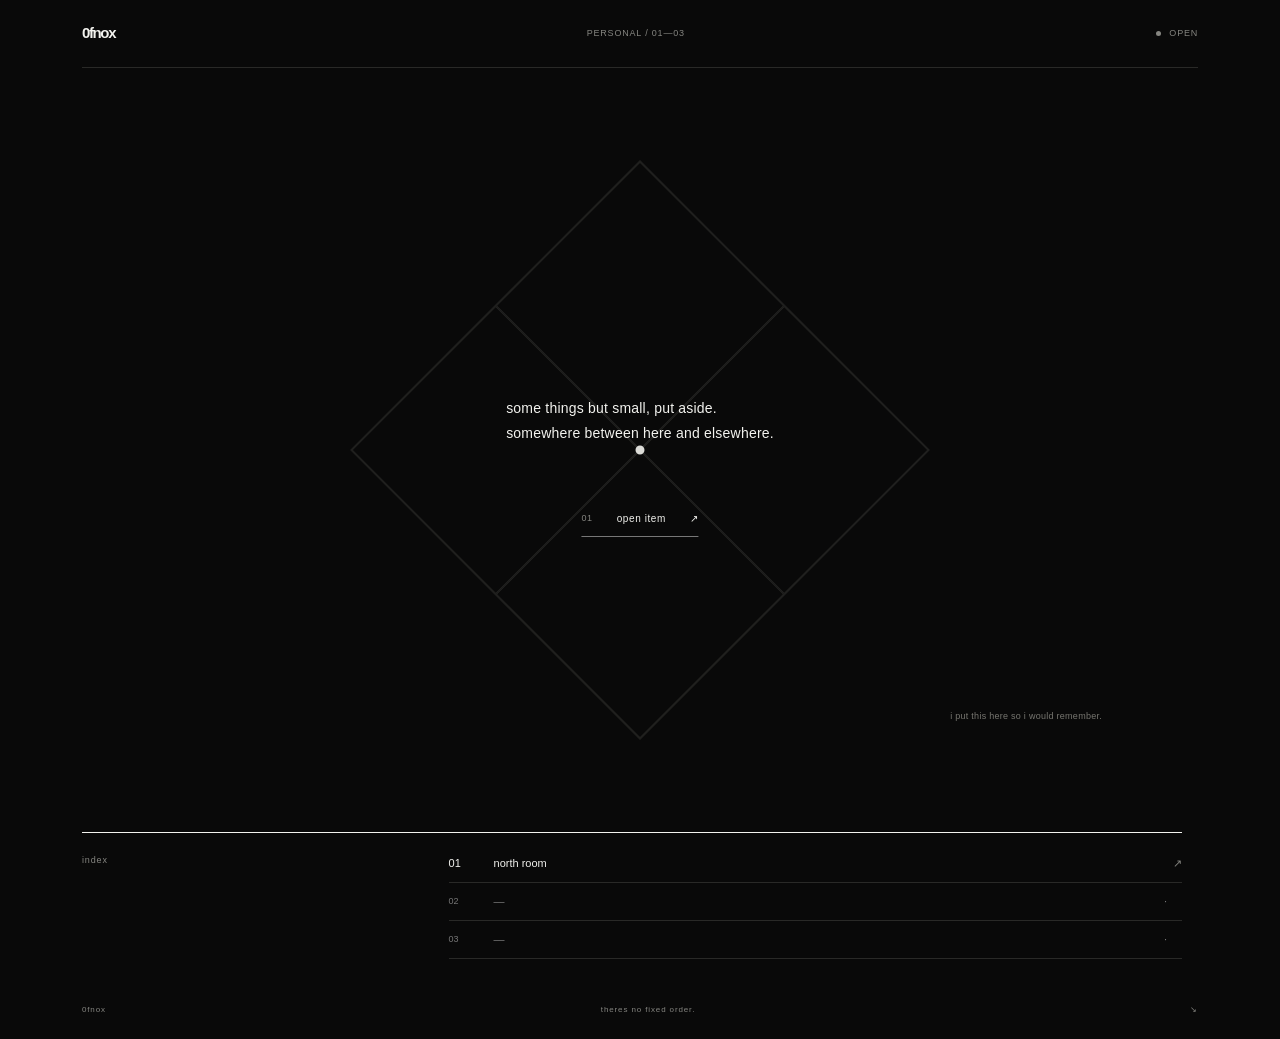
<file: index.html>
<!doctype html>
<html lang="en">
<head>
  <meta charset="utf-8">
  <meta name="viewport" content="width=device-width, initial-scale=1">
  <meta name="description" content="0fnox — a small collection of things put aside">
  <meta name="author" content="0fnox">
  <meta property="og:title" content="0fnox">
  <meta property="og:description" content="A small collection of things put aside">
  <title>0fnox</title>
  <link rel="stylesheet" href="styles.css">
  <script defer src="site.js"></script>
</head>
<body>
  <header class="topline">
    <a class="mark" href="index.html" aria-label="h0me">0fnox</a>
    <span class="topline-note">PERSONAL / 01—03</span>
    <span class="availability"><span></span> OPEN</span>
  </header>

  <main>
    <section class="landing" aria-label="Introduction">
      <div class="landing-symbol" aria-hidden="true"><i></i><i></i><i></i><i></i><b></b></div>
      <p class="landing-copy">some things but small, put aside.<br>somewhere between here and elsewhere.</p>
      <a class="enter" href="entry/01.html"><span>01</span><span>open item</span><span aria-hidden="true">↗</span></a>
      <p class="margin-note">i put this here so i would remember.</p>
    </section>

    <nav class="index" aria-label="Index">
      <span class="index-title">index</span>
      <a href="entry/01.html"><span>01</span><span>north room</span><span>↗</span></a>
      <span class="index-disabled"><span>02</span><span>—</span><span>·</span></span>
      <span class="index-disabled"><span>03</span><span>—</span><span>·</span></span>
    </nav>
  </main>

  <footer><span>0fnox</span><span>theres no fixed order.</span><span>↘</span></footer>
</body>
</html>
</file>
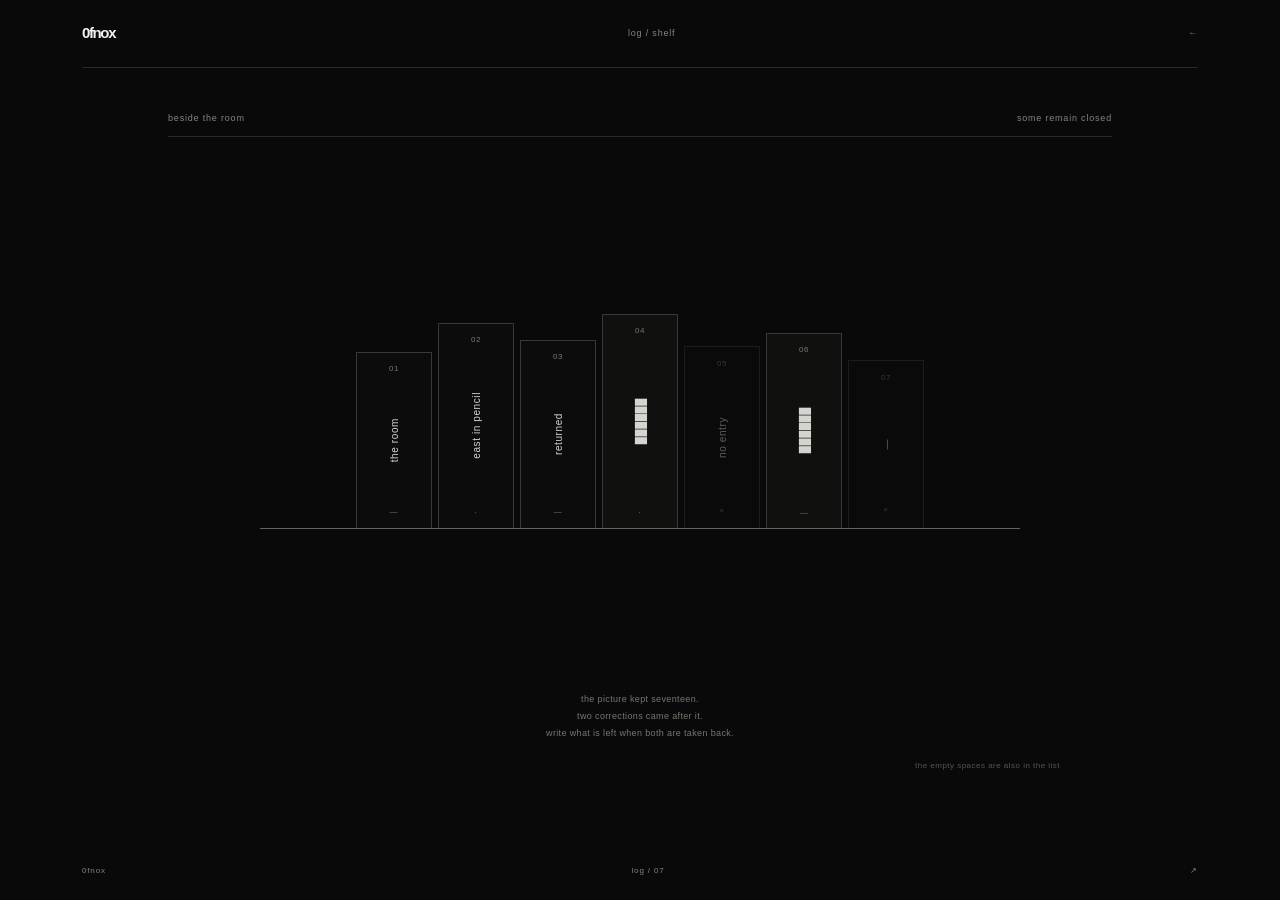
<file: log/index.html>
<!doctype html>
<html lang="en">
<head>
  <meta charset="utf-8">
  <meta name="viewport" content="width=device-width, initial-scale=1">
  <meta name="description" content="Books left beside the room.">
  <meta name="robots" content="noindex">
  <title>log / shelf</title>
  <link rel="stylesheet" href="../styles.css">
  <script defer src="../site.js"></script>
</head>
<body class="bookshelf-page">
  <header class="topline">
    <a class="mark" href="../index.html">0fnox</a>
    <span class="topline-note">log / shelf</span>
    <a class="quiet-link" href="../void/index.html">←</a>
  </header>

  <main class="log-main">
    <div class="log-caption"><span>beside the room</span><span>some remain closed</span></div>
    <section class="book-shelf" aria-label="Bookshelf">
      <div class="book-row">
        <button class="book book-one" type="button" data-page="book-room" aria-controls="book-room" aria-pressed="false" aria-label="Book 01, the room">
          <span class="book-number">01</span><span class="book-title">the room</span><span class="book-mark">—</span>
        </button>
        <button class="book book-two" type="button" data-page="book-east" aria-controls="book-east" aria-pressed="false" aria-label="Book 02, east in pencil">
          <span class="book-number">02</span><span class="book-title">east in pencil</span><span class="book-mark">·</span>
        </button>
        <button class="book book-three" type="button" data-page="book-return" aria-controls="book-return" aria-pressed="false" aria-label="Book 03, returned">
          <span class="book-number">03</span><span class="book-title">returned</span><span class="book-mark">—</span>
        </button>
        <button class="book book-redacted" type="button" data-page="book-redacted-a" aria-controls="book-redacted-a" aria-pressed="false" aria-label="Book 04, redacted">
          <span class="book-number">04</span><span class="book-title">██████</span><span class="book-mark">·</span>
        </button>
        <div class="book book-sealed book-five" aria-disabled="true" aria-label="Book 05, unavailable">
          <span class="book-number">05</span><span class="book-title">no entry</span><span class="book-mark">×</span>
        </div>
        <button class="book book-redacted book-six" type="button" data-page="book-redacted-b" aria-controls="book-redacted-b" aria-pressed="false" aria-label="Book 06, redacted">
          <span class="book-number">06</span><span class="book-title">██████</span><span class="book-mark">—</span>
        </button>
        <div class="book book-sealed book-seven" aria-disabled="true" aria-label="Book 07, unavailable">
          <span class="book-number">07</span><span class="book-title">—</span><span class="book-mark">×</span>
        </div>
      </div>
      <div class="shelf-edge"></div>
    </section>

    <section class="book-reading" aria-live="polite" aria-label="Open book">
      <p class="book-page" id="book-room" hidden>the room was measured after the chair moved. the plan keeps its first measurement.</p>
      <p class="book-page" id="book-east" hidden>north was written in pencil. east appeared later in ink. the heading stayed as it was.</p>
      <p class="book-page" id="book-return" hidden>the key went back on its hook before anyone asked for it.</p>
      <p class="book-page redacted-copy" id="book-redacted-a" hidden>page withheld&nbsp; / &nbsp;████████████</p>
      <p class="book-page redacted-copy" id="book-redacted-b" hidden>contents removed&nbsp; / &nbsp;██████████</p>
    </section>
    <p class="log-riddle">the picture kept seventeen.<br>two corrections came after it.<br>write what is left when both are taken back.</p>
    <p class="log-footnote">the empty spaces are also in the list</p>
  </main>

  <footer><span>0fnox</span><span>log / 07</span><a href="../index.html">↗</a></footer>
</body>
</html>
</file>
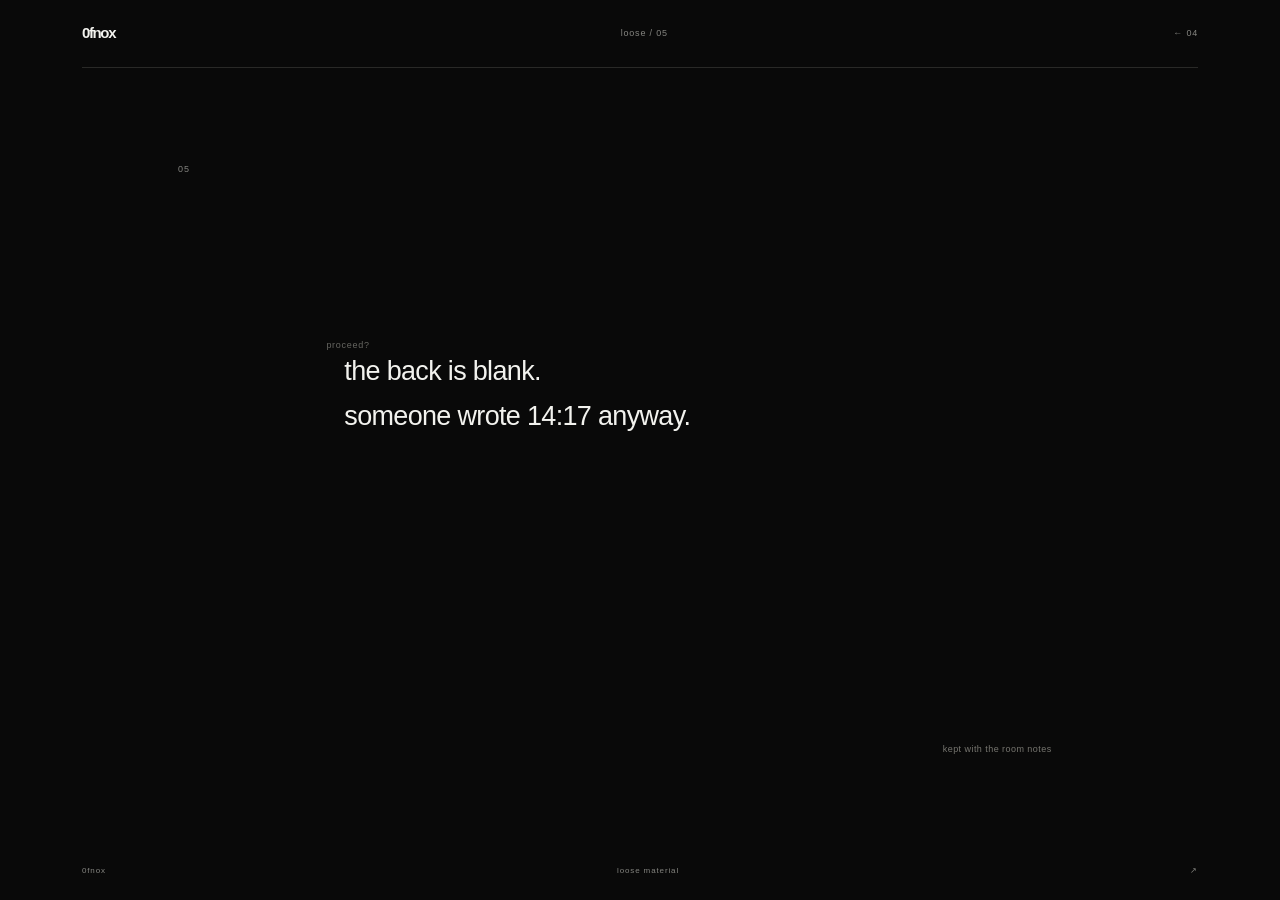
<file: back/side.html>
<!doctype html>
<html lang="en">
<head>
  <meta charset="utf-8">
  <meta name="viewport" content="width=device-width, initial-scale=1">
  <meta name="description" content="A note kept on the other side.">
  <meta name="robots" content="noindex">
  <title>loose / 05</title>
  <link rel="stylesheet" href="../styles.css">
</head>
<body class="loose-page">
  <header class="topline"><a class="mark" href="../index.html">0fnox</a><span class="topline-note">loose / 05</span><a class="quiet-link" href="../field/notes.html">← 04</a></header>
  <main class="loose-main" data-record="05a">
    <span class="loose-index">05</span>
    <p class="loose-text">the back is blank.<br>someone wrote 14:17 anyway.</p>
    <span class="loose-foot">kept with the room notes</span>
    <a class="proceed-link" href="../void/index.html">proceed?</a>
  </main>
  <footer><span>0fnox</span><span>loose material</span><a href="../index.html">↗</a></footer>
</body>
</html>
</file>
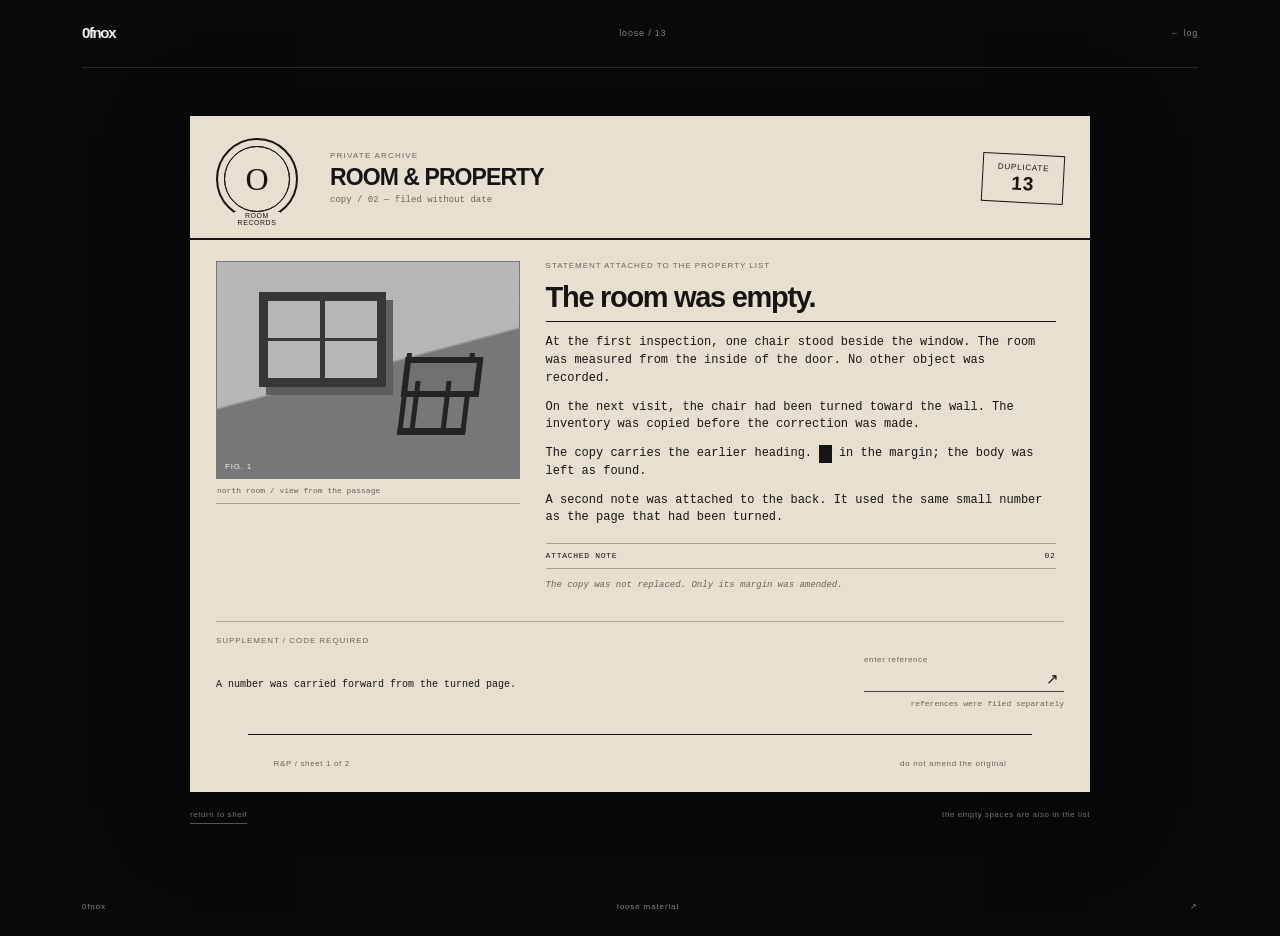
<file: codes/13.html>
<!doctype html>
<html lang="en">
<head>
  <meta charset="utf-8">
  <meta name="viewport" content="width=device-width, initial-scale=1">
  <meta name="description" content="A copied incident report, filed with the room notes.">
  <meta name="robots" content="noindex">
  <title>13 / incident report</title>
  <link rel="stylesheet" href="../styles.css">
  <link rel="stylesheet" href="../dossier.css">
  <script defer src="../site.js"></script>
</head>
<body class="document-page">
  <header class="topline"><a class="mark" href="../index.html">0fnox</a><span class="topline-note">loose / 13</span><a class="quiet-link" href="../log/index.html">← log</a></header>
  <main class="document-main">
    <article class="dossier" aria-label="Copied room incident report">
      <header class="dossier-head">
        <div class="dossier-seal" aria-hidden="true"><span>O</span><small>ROOM<br>RECORDS</small></div>
        <div class="dossier-office"><span>PRIVATE ARCHIVE</span><strong>ROOM &amp; PROPERTY</strong><span>copy / 02 — filed without date</span></div>
        <div class="dossier-stamp">DUPLICATE<br><b>13</b></div>
      </header>
      <div class="dossier-body">
        <figure class="dossier-photo"><div class="photo-frame" aria-label="A room with one chair beside a window" role="img"><span class="window-shape"></span><span class="chair-shape"></span><span class="photo-number">FIG. 1</span></div><figcaption>north room / view from the passage</figcaption></figure>
        <section class="dossier-copy">
          <p class="doc-kicker">Statement attached to the property list</p>
          <h1>The room was empty.</h1>
          <p>At the first inspection, one chair stood beside the window. The room was measured from the inside of the door. No other object was recorded.</p>
          <p>On the next visit, the chair had been turned toward the wall. The inventory was copied before the correction was made.</p>
          <p>The copy carries the earlier heading. <span class="redact" role="img" aria-label="redacted">&nbsp;</span> in the margin; the body was left as found.</p>
          <p>A second note was attached to the back. It used the same small number as the page that had been turned.</p>
          <div class="document-code-row"><span>ATTACHED NOTE</span><span>02</span></div>
          <p class="doc-foot">The copy was not replaced. Only its margin was amended.</p>
        </section>
        <section class="document-extension">
          <p class="doc-kicker">Supplement / code required</p>
          <p class="extension-prompt">A number was carried forward from the turned page.</p>
          <form class="document-code-form" data-document-code-form>
            <label for="document-code">enter reference</label>
            <div><input id="document-code" name="code" type="text" inputmode="text" autocomplete="off" autocapitalize="off" spellcheck="false"><button type="submit" aria-label="Open reference">↗</button></div>
          </form>
          <p class="extension-foot">references were filed separately</p>
        </section>
      </div>
      <footer class="dossier-foot"><span>R&amp;P / sheet 1 of 2</span><span>do not amend the original</span></footer>
    </article>
    <p class="document-return"><a href="../log/index.html">return to shelf</a><span>the empty spaces are also in the list</span></p>
  </main>
  <footer><span>0fnox</span><span>loose material</span><a href="../index.html">↗</a></footer>
</body>
</html>
</file>
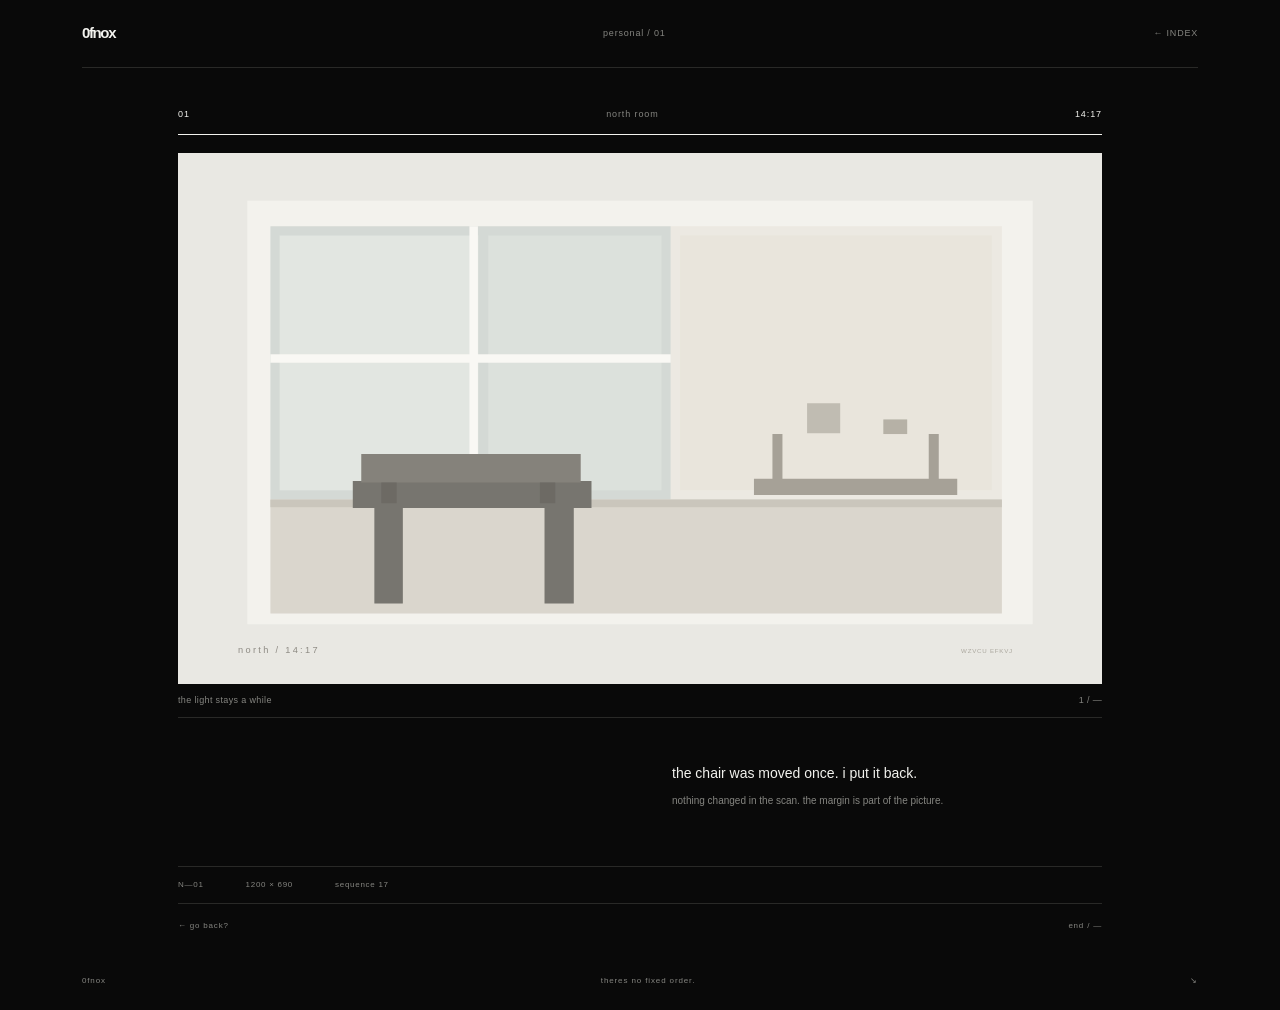
<file: entry/01.html>
<!doctype html>
<html lang="en">
<head>
  <meta charset="utf-8">
  <meta name="viewport" content="width=device-width, initial-scale=1">
  <meta name="description" content="one room, once recorded.">
  <meta name="author" content="0fnox">
  <meta name="theme-color" content="#090909">
  <title>01 / north room</title>
  <link rel="stylesheet" href="../styles.css">
  <script defer src="../site.js"></script>
</head>
<body class="item-page">
  <header class="topline">
    <a class="mark" href="../index.html" aria-label="0fnox home">0fnox</a>
    <span class="topline-note">personal / 01</span>
    <a class="quiet-link" href="../index.html">← INDEX</a>
  </header>

  <main class="item-main">
    <div class="item-meta"><span>01</span><span>north room</span><span>14:17</span></div>
    <figure class="record">
      <svg class="room-image" viewBox="0 0 1200 690" role="img" aria-labelledby="room-title room-description" xmlns="http://www.w3.org/2000/svg">
        <title id="room-title">a room with a window and an empty chair</title>
        <desc id="room-description">a quiet interior with a window, chair and shelf.</desc>
        <rect width="1200" height="690" fill="#e9e8e3"/>
        <rect x="90" y="62" width="1020" height="550" fill="#f3f2ed"/>
        <path d="M120 95H640V450H120z" fill="#d4d9d5"/>
        <path d="M132 107H390V438H132z" fill="#e2e6e1"/><path d="M403 107H628V438H403z" fill="#dce1dc"/>
        <path d="M384 95v355M120 267h520" stroke="#f9f8f4" stroke-width="11"/>
        <path d="M640 95h430v355H640z" fill="#ece9e2"/><path d="M652 107h405v331H652z" fill="#e9e5dc"/>
        <path d="M120 450h950v148H120z" fill="#dad6cd"/><path d="M120 450h950v10H120z" fill="#cac6bc"/>
        <path d="M255 456h37v129h-37zM476 456h38v129h-38zM227 426h310v35H227z" fill="#77756f"/>
        <path d="M238 391h285v37H238z" fill="#85827b"/><path d="M264 428h20v27h-20zM470 428h20v27h-20z" fill="#6d6a64"/>
        <path d="M748 423h264v21H748zM772 365h13v58h-13zM975 365h13v58h-13z" fill="#a6a197"/>
        <path d="M817 325h43v39h-43z" fill="#c0bcb2"/><path d="M916 346h31v19h-31z" fill="#b6b1a6"/>
        <text x="78" y="650" class="image-type">north / 14:17</text>
        <text x="1017" y="650" class="micro-mark">WZVCU EFKVJ</text>
      </svg>
      <figcaption><span>the light stays a while</span><span>1 / —</span></figcaption>
    </figure>

    <div class="item-note">
      <p>the chair was moved once. i put it back.</p>
      <p class="small-note">nothing changed in the scan. the margin is part of the picture.</p>
    </div>

    <div class="item-data" data-sequence="17" data-frame="n-01">
      <span>N—01</span><span>1200 × 690</span><span>sequence 17</span>
    </div>
    <div class="item-end"><a href="../index.html">← go back?</a><span>end / —</span></div>
  </main>
  <footer><span>0fnox</span><span>theres no fixed order.</span><span>↘</span></footer>
</body>
</html>
</file>
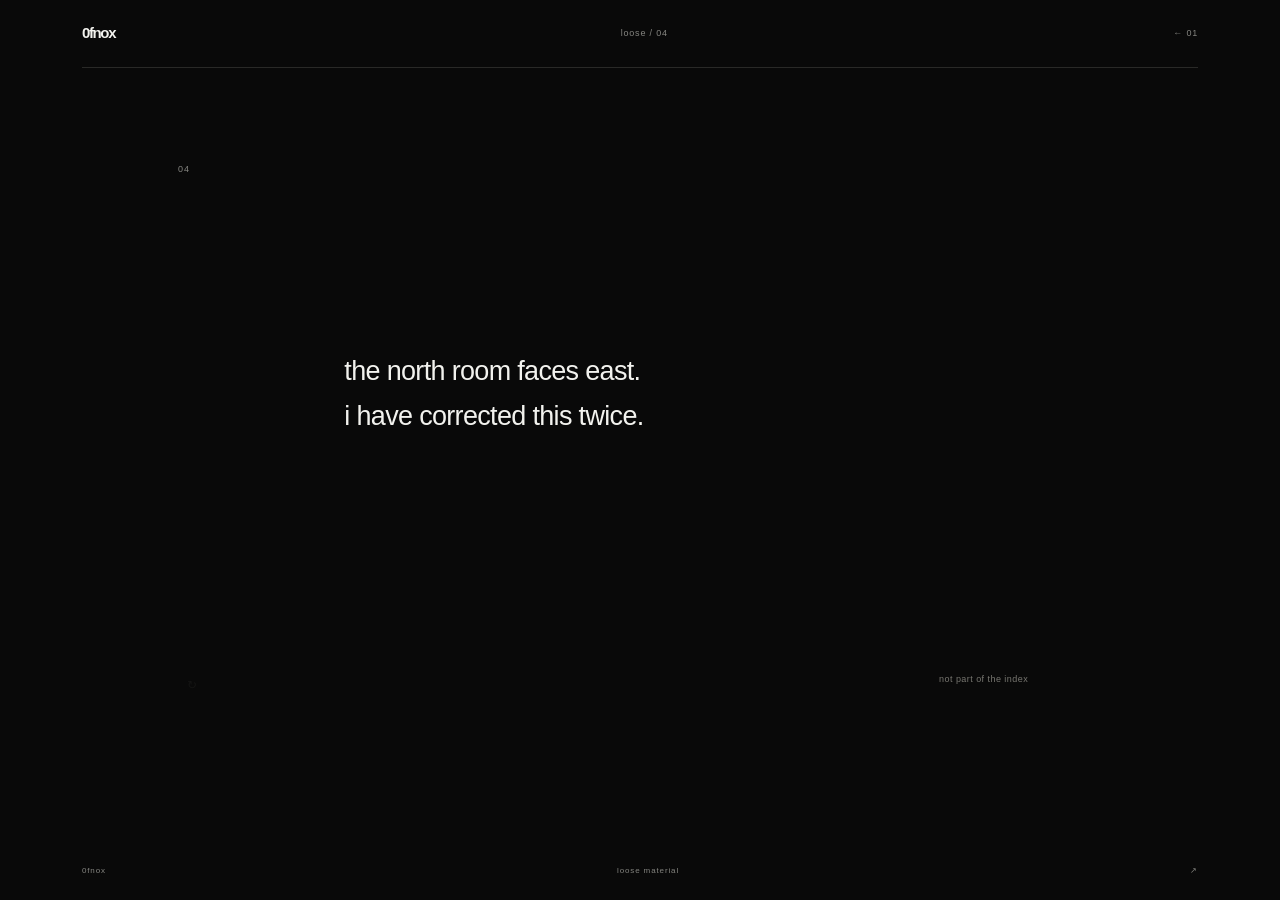
<file: field/notes.html>
<!doctype html>
<html lang="en">
<head>
  <meta charset="utf-8">
  <meta name="viewport" content="width=device-width, initial-scale=1">
  <meta name="description" content="Loose note, filed by 0fnox.">
  <meta name="robots" content="noindex">
  <title>loose / 04</title>
  <link rel="stylesheet" href="../styles.css">
  <script defer src="../site.js"></script>
</head>
<body class="loose-page">
  <header class="topline"><a class="mark" href="../index.html">0fnox</a><span class="topline-note">loose / 04</span><a class="quiet-link" href="../entry/01.html">← 01</a></header>
  <main class="loose-main">
    <div class="turn-stage" data-correction="02" data-record="04b">
      <div class="turn-sheet" id="note-sheet">
        <section class="turn-face turn-front" aria-label="Front of the note">
          <span class="loose-index">04</span>
          <p class="loose-text">the north room faces east.<br>i have corrected this twice.</p>
          <span class="loose-foot">not part of the index</span>
          <button class="turn-control" type="button" aria-label="Turn the page" aria-controls="note-sheet" aria-expanded="false">↻</button>
        </section>
        <section class="turn-face turn-back" aria-label="Back of the note" aria-hidden="true">
          <span class="loose-index">04 / reverse</span>
          <div class="reverse-imprint" aria-hidden="true"><span>04</span><i></i><i></i><i></i><i></i></div>
          <p class="loose-text">same paper.<br>second correction.</p>
          <!-- the second pass kept its own margin -->
          <span class="loose-cipher" data-revision="02">DCEM UKFG</span>
          <span class="loose-foot">not part of the index</span>
          <button class="turn-control" type="button" aria-label="Turn the page back" aria-controls="note-sheet" aria-expanded="true" tabindex="-1">↻</button>
        </section>
      </div>
    </div>
  </main>
  <footer><span>0fnox</span><span>loose material</span><a href="../index.html">↗</a></footer>
</body>
</html>
</file>
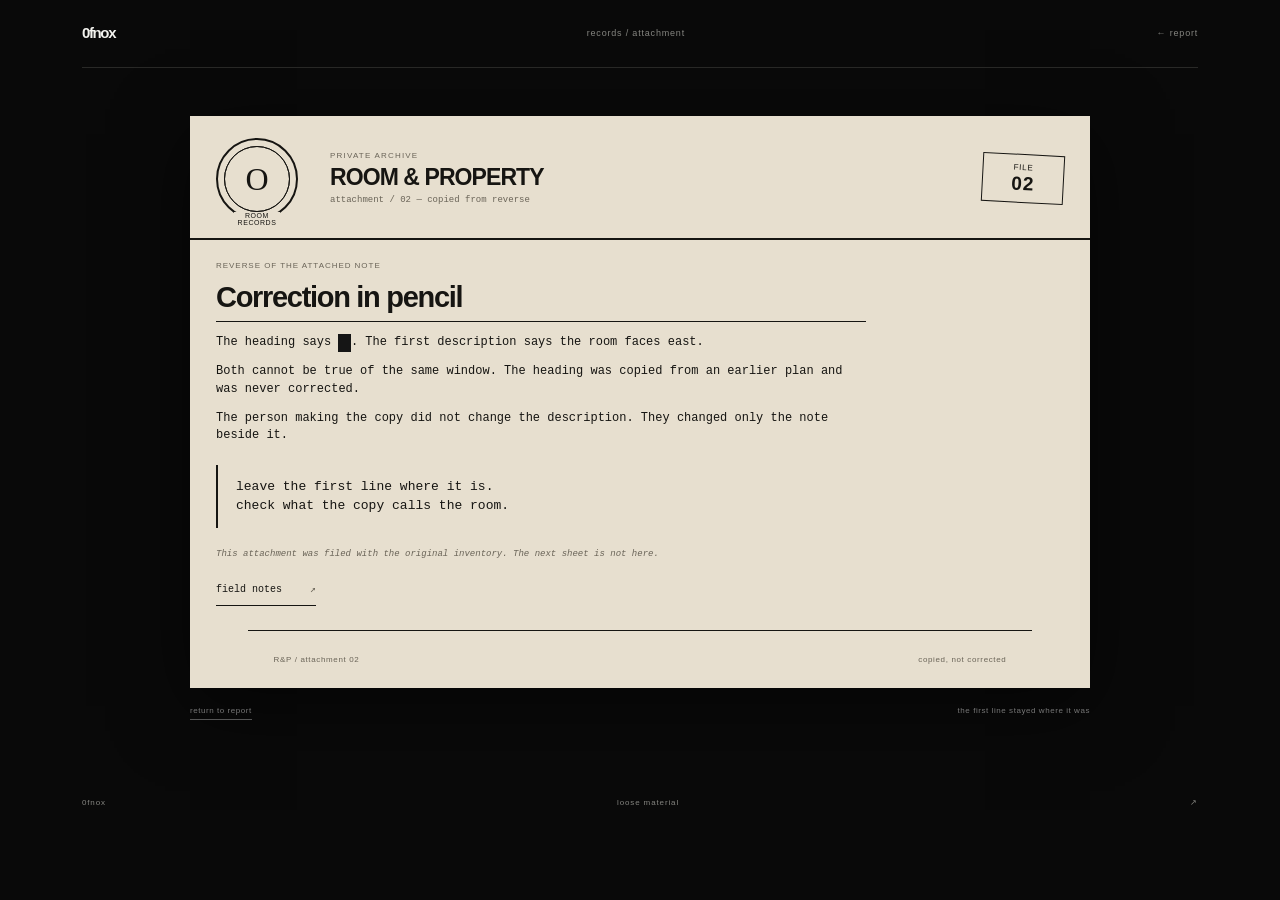
<file: records/02.html>
<!doctype html>
<html lang="en">
<head>
  <meta charset="utf-8">
  <meta name="viewport" content="width=device-width, initial-scale=1">
  <meta name="description" content="Supplementary note to the copied room report.">
  <meta name="robots" content="noindex">
  <title>02 / attached note</title>
  <link rel="stylesheet" href="../styles.css">
  <link rel="stylesheet" href="../dossier.css">
</head>
<body class="document-page">
  <header class="topline"><a class="mark" href="../index.html">0fnox</a><span class="topline-note">records / attachment</span><a class="quiet-link" href="../codes/13.html">← report</a></header>
  <main class="document-main">
    <article class="dossier supplement" aria-label="Supplementary room note">
      <header class="dossier-head">
        <div class="dossier-seal" aria-hidden="true"><span>O</span><small>ROOM<br>RECORDS</small></div>
        <div class="dossier-office"><span>PRIVATE ARCHIVE</span><strong>ROOM &amp; PROPERTY</strong><span>attachment / 02 — copied from reverse</span></div>
        <div class="dossier-stamp">FILE<br><b>02</b></div>
      </header>
      <div class="dossier-body">
        <section class="dossier-copy supplement-copy">
          <p class="doc-kicker">Reverse of the attached note</p>
          <h1>Correction in pencil</h1>
          <p>The heading says <span class="redact" role="img" aria-label="redacted">&nbsp;</span>. The first description says the room faces east.</p>
          <p>Both cannot be true of the same window. The heading was copied from an earlier plan and was never corrected.</p>
          <p>The person making the copy did not change the description. They changed only the note beside it.</p>
          <blockquote>leave the first line where it is.<br>check what the copy calls the room.</blockquote>
          <p class="doc-foot">This attachment was filed with the original inventory. The next sheet is not here.</p>
          <a class="document-next" href="../field/notes.html">field notes <span>↗</span></a>
        </section>
      </div>
      <footer class="dossier-foot"><span>R&amp;P / attachment 02</span><span>copied, not corrected</span></footer>
    </article>
    <p class="document-return"><a href="../codes/13.html">return to report</a><span>the first line stayed where it was</span></p>
  </main>
  <footer><span>0fnox</span><span>loose material</span><a href="../index.html">↗</a></footer>
</body>
</html>
</file>
<file: styles.css>
/* dimensions are intentional */
:root{color-scheme:dark;--paper:#090909;--ink:#f2f2ee;--quiet:#858580;--line:#292927;--sans:Arial,Helvetica,sans-serif}*{box-sizing:border-box}html{scroll-behavior:smooth}body{margin:0;background:var(--paper);color:var(--ink);font:13px/1.5 var(--sans);-webkit-font-smoothing:antialiased}a{color:inherit;text-decoration:none}.topline,footer{margin:0 6.4%;height:68px;display:flex;align-items:center;justify-content:space-between;border-bottom:1px solid var(--line);font-size:9px;letter-spacing:.09em}.mark{font-size:15px;font-weight:700;letter-spacing:-.09em}.topline-note,.availability,.quiet-link,footer{color:var(--quiet)}.availability{display:flex;align-items:center;gap:8px}.availability span{height:5px;width:5px;border-radius:50%;background:#858580}.landing{position:relative;min-height:calc(100svh - 136px);max-width:1100px;margin:auto;display:grid;place-items:center;padding:60px 28px}.landing-symbol{position:absolute;width:min(42vw,410px);aspect-ratio:1;border:1px solid #262624;transform:rotate(45deg);display:grid;grid-template:1fr 1fr/1fr 1fr;opacity:.9}.landing-symbol i{border:1px solid #262624}.landing-symbol b{position:absolute;width:9px;height:9px;border-radius:50%;background:#f2f2ee;left:50%;top:50%;transform:translate(-50%,-50%)}.landing-copy{position:relative;margin:0 0 58px;font-size:14px;line-height:1.8;letter-spacing:.015em}.enter{position:absolute;left:50%;top:59%;transform:translate(-50%,-50%);display:flex;gap:24px;align-items:center;padding:10px 0;border-bottom:1px solid #777;font-size:10px;letter-spacing:.06em;transition:gap .2s,color .2s}.enter:hover{gap:31px;color:#aaa}.enter span:first-child{font-size:9px;color:var(--quiet)}.margin-note{position:absolute;right:8%;bottom:13%;color:#777670;font-size:9px;letter-spacing:.03em}.index{margin:0 6.4%;border-top:1px solid var(--ink);padding:12px 0 22px;display:grid;grid-template-columns:1fr 2fr;max-width:1100px}.index-title{grid-row:1/4;font-size:9px;letter-spacing:.1em;color:var(--quiet);padding-top:9px}.index>a,.index-disabled{min-height:38px;border-bottom:1px solid var(--line);display:grid;grid-template-columns:45px 1fr 18px;align-items:center;font-size:11px}.index>a:hover{padding-left:5px}.index>a span:last-child{justify-self:end;color:var(--quiet)}.index-disabled{color:#777}.index-disabled span:first-child{font-size:9px}footer{height:58px;border:0;margin-top:0;font-size:8px;letter-spacing:.11em}.item-main{max-width:980px;margin:auto;padding:40px 28px 0}.item-meta{display:flex;justify-content:space-between;align-items:center;padding:0 0 12px;border-bottom:1px solid var(--ink);font-size:9px;letter-spacing:.1em}.item-meta span:nth-child(2){color:var(--quiet)}.record{margin:18px 0 0}.room-image{display:block;width:100%;height:auto;background:#e9e8e3}.image-type{fill:#8e8b84;font:12px Arial,sans-serif;letter-spacing:3px}.micro-mark{fill:#aaa69d;font:8px Arial,sans-serif;letter-spacing:1px}.record figcaption{display:flex;justify-content:space-between;border-bottom:1px solid var(--line);padding:10px 0;color:var(--quiet);font-size:9px;letter-spacing:.04em}.item-note{max-width:430px;margin:45px 0 58px auto}.item-note p{font-size:14px;margin:0 0 9px}.item-note .small-note{font-size:10px;color:var(--quiet)}.item-data{display:flex;gap:42px;padding:12px 0;border-top:1px solid var(--line);border-bottom:1px solid var(--line);color:var(--quiet);font-size:8px;letter-spacing:.09em}.item-end{display:flex;justify-content:space-between;padding:16px 0 20px;color:var(--quiet);font-size:8px;letter-spacing:.1em}.item-end a:hover,.quiet-link:hover,footer a:hover{color:var(--ink)}.loose-main{min-height:calc(100svh - 126px);max-width:980px;padding:90px 28px;margin:auto;position:relative}.loose-index{font-size:9px;letter-spacing:.1em;color:var(--quiet)}.loose-text{margin:19vh 0 0 18%;font-size:clamp(17px,3vw,27px);line-height:1.7;letter-spacing:-.025em}.loose-foot{position:absolute;bottom:11%;right:8%;font-size:9px;color:#777670;letter-spacing:.05em}
@media(max-width:600px){.topline,footer{margin-left:20px;margin-right:20px;height:58px}.topline-note{font-size:8px}.landing{min-height:calc(82svh - 116px);padding:45px 20px}.landing-symbol{width:min(63vw,330px)}.landing-copy{font-size:13px;margin-bottom:46px}.enter{top:60%;gap:16px}.margin-note{right:20px;bottom:9%;max-width:145px;text-align:right;font-size:8px}.index{margin-left:20px;margin-right:20px;grid-template-columns:70px 1fr}.index-title{grid-row:1/4}.item-main{padding:30px 20px 0}.item-meta{font-size:8px}.record{margin-top:12px}.record figcaption{font-size:8px}.item-note{margin:30px 0 42px;max-width:290px}.item-note p{font-size:13px}.item-data{justify-content:space-between;gap:4px;font-size:7px;letter-spacing:.04em}.loose-main{padding:70px 20px}.loose-text{margin:23vh 0 0 8%;font-size:20px}.loose-foot{right:20px;bottom:10%}}
.turn-stage{position:relative;perspective:1400px;min-height:calc(100svh - 306px)}.turn-sheet{position:relative;min-height:inherit;transform-style:preserve-3d;transition:transform .9s cubic-bezier(.2,.72,.25,1)}.turn-sheet.is-flipped{transform:rotateY(180deg)}.turn-face{position:absolute;inset:0;backface-visibility:hidden;-webkit-backface-visibility:hidden}.turn-back{transform:rotateY(180deg)}.turn-control{position:absolute;left:0;bottom:9%;width:28px;height:28px;padding:0;border:1px solid transparent;background:transparent;color:#555550;font:12px var(--sans);opacity:.15;cursor:pointer;transition:opacity .2s,border-color .2s,color .2s}.turn-control:hover,.turn-control:focus-visible{opacity:1;border-color:#555550;color:var(--ink);outline:none}.reverse-imprint{position:absolute;right:8%;top:23%;width:130px;height:130px;border:1px solid #242422;display:grid;grid-template-columns:1fr 1fr;transform:rotate(45deg);color:#777670}.reverse-imprint i{border:1px solid #242422}.reverse-imprint span{position:absolute;left:50%;top:50%;transform:translate(-50%,-50%) rotate(-45deg);font-size:8px;letter-spacing:.1em}.loose-cipher{position:absolute;left:18%;bottom:11%;font-size:8px;letter-spacing:.18em;color:#555550;user-select:text}
@media(max-width:600px){.turn-stage{min-height:calc(100svh - 290px)}.turn-control{left:0;bottom:9%;width:26px;height:26px}.loose-cipher{left:8%;bottom:11%;font-size:8px}.reverse-imprint{width:90px;height:90px;right:10%;top:26%}}
@media(prefers-reduced-motion:reduce){.turn-sheet{transition:none}}
.proceed-link{position:absolute;left:18%;top:calc(19vh + 100px);font-size:9px;letter-spacing:.08em;color:#676762;transition:color .2s}.proceed-link:hover{color:var(--ink)}.void-page{background:#000;color:#f2f2ee}.void-space{min-height:100svh;display:grid;place-items:center;padding:24px}.void-proceed{border:0;padding:12px;background:transparent;color:#777;font:11px var(--sans);letter-spacing:.08em;cursor:pointer;transition:color .2s}.void-proceed:hover,.void-proceed:focus-visible{color:#f2f2ee;outline:none}.void-code{display:block;width:min(280px,70vw);border:0;border-bottom:1px solid #50504d;border-radius:0;padding:9px 2px;background:transparent;color:#f2f2ee;font:14px var(--sans);letter-spacing:.08em;outline:none;caret-color:#f2f2ee}.void-code[hidden]{display:none}.void-code:focus{border-color:#ddd}
.void-gate{display:flex;flex-direction:column;align-items:center;gap:14px}.void-code-form{display:flex;align-items:center;gap:8px}.void-code-form[hidden]{display:none}.void-submit{border:0;padding:8px;background:transparent;color:#777;font:11px var(--sans);cursor:pointer}.void-submit:hover,.void-submit:focus-visible{color:#eee;outline:none}.void-log-link{font-size:8px;letter-spacing:.12em;color:#5d5d59}.void-log-link:hover{color:#eee}.log-main{min-height:calc(100svh - 126px);max-width:1000px;margin:auto;padding:44px 28px;position:relative}.log-caption{display:flex;justify-content:space-between;border-bottom:1px solid var(--line);padding-bottom:10px;color:var(--quiet);font-size:9px;letter-spacing:.09em}.book-shelf{max-width:760px;margin:19vh auto 0}.book-row{min-height:220px;display:flex;align-items:flex-end;justify-content:center;gap:6px}.book{width:76px;min-width:0;display:flex;flex-direction:column;align-items:center;justify-content:space-between;padding:11px 7px;background:#0c0c0c;color:#d5d5d0;border:1px solid #383835;border-bottom:0;cursor:pointer;transition:transform .22s,border-color .22s,color .22s,background .22s}.book:hover,.book:focus-visible{transform:translateY(-7px);border-color:#a4a49e;color:#fff;outline:none}.book.is-selected{background:#151513;border-color:#bbb}.book-number,.book-mark{font-size:8px;letter-spacing:.08em;color:#777}.book-title{writing-mode:vertical-rl;transform:rotate(180deg);font-size:10px;letter-spacing:.06em;white-space:nowrap}.book-one{height:176px}.book-two{height:205px}.book-three{height:188px}.book-redacted{height:214px;background:#10100f}.book-five{height:182px}.book-six{height:195px}.book-seven{height:168px}.book-sealed{cursor:default;opacity:.42}.book-sealed:hover{transform:none;border-color:#383835;color:#d5d5d0}.shelf-edge{height:1px;background:#666660}.book-reading{min-height:104px;max-width:760px;margin:30px auto 0;text-align:center}.book-page{margin:0 auto;max-width:440px;font-size:12px;line-height:1.8;color:#c5c5bf;letter-spacing:.025em}.book-page[hidden]{display:none}.redacted-copy{font-size:9px;letter-spacing:.13em;color:#888}.log-riddle{max-width:360px;margin:28px auto 0;text-align:center;color:#777670;font-size:9px;line-height:1.9;letter-spacing:.04em}.log-footnote{position:absolute;bottom:8%;right:8%;font-size:8px;color:#555550;letter-spacing:.06em}.remainder-main{position:relative;min-height:calc(100svh - 126px);max-width:980px;margin:auto;padding:90px 28px}.remainder-text{margin:19vh 0 0 18%;font-size:clamp(17px,3vw,27px);line-height:1.7;letter-spacing:-.025em}.remainder-foot{position:absolute;bottom:11%;right:8%;font-size:9px;color:#666660;letter-spacing:.05em}
@media(max-width:600px){.void-code-form{width:min(280px,74vw)}.void-code{min-width:0;flex:1}.void-submit{flex:none}.log-main{padding:32px 20px;min-height:calc(100svh - 116px)}.log-caption{font-size:8px}.book-shelf{margin:24vh auto 0;overflow-x:auto}.book-row{min-width:540px;min-height:192px;justify-content:flex-start;gap:5px}.book{width:66px;padding:9px 5px}.book-one{height:150px}.book-two{height:181px}.book-three{height:162px}.book-redacted{height:189px}.book-five{height:155px}.book-six{height:170px}.book-seven{height:144px}.book-title{font-size:9px}.book-reading{min-height:120px;margin-top:24px}.log-riddle{max-width:300px;margin-top:25px}.log-footnote{right:20px;bottom:5%}.remainder-main{padding:70px 20px;min-height:calc(100svh - 116px)}.remainder-text{margin:23vh 0 0 8%;font-size:20px}.remainder-foot{right:20px;bottom:10%}}
</file>
<file: dossier.css>
.document-page{--doc:#e7dfcf;--doc-ink:#161512;--doc-muted:#6a6458;--doc-rule:#aaa18f}.document-main{max-width:1020px;margin:auto;padding:48px 28px 54px}.dossier{max-width:900px;margin:auto;background:var(--doc);color:var(--doc-ink);box-shadow:0 18px 70px #0008;font:12px/1.48 "Courier New",monospace}.dossier-head{display:grid;grid-template-columns:94px 1fr 82px;gap:20px;align-items:center;padding:22px 26px 18px;border-bottom:2px solid var(--doc-ink)}.dossier-seal{width:82px;height:82px;border:2px solid var(--doc-ink);display:grid;place-items:center;position:relative;border-radius:50%;font:32px Georgia,serif}.dossier-seal:before,.dossier-seal:after{content:"";position:absolute;inset:6px;border:1px solid var(--doc-ink);border-radius:50%}.dossier-seal small{position:absolute;bottom:-9px;background:var(--doc);padding:0 4px;text-align:center;font:7px/1.1 Arial,sans-serif;letter-spacing:.08em}.dossier-office{display:flex;flex-direction:column;gap:4px}.dossier-office span:first-child{font:8px Arial,sans-serif;letter-spacing:.15em;color:var(--doc-muted)}.dossier-office strong{font:700 clamp(15px,2.3vw,23px)/1.15 Arial,sans-serif;letter-spacing:-.04em}.dossier-office span:last-child{font-size:9px;color:var(--doc-muted)}.dossier-stamp{border:1px solid var(--doc-ink);padding:7px 5px;text-align:center;font:8px/1.4 Arial,sans-serif;letter-spacing:.1em;transform:rotate(3deg)}.dossier-stamp b{font:700 19px Arial,sans-serif}.dossier-body{padding:21px 26px 24px;display:grid;grid-template-columns:minmax(190px,.82fr) 1.4fr;gap:18px 26px}.dossier-photo{margin:0}.photo-frame{height:218px;position:relative;overflow:hidden;background:linear-gradient(165deg,#c5b69e 0 49%,#817765 50% 100%);border:1px solid #817968;filter:grayscale(1)}.photo-frame:before{content:"";position:absolute;inset:0;background:repeating-linear-gradient(0deg,#2221 0,#2221 1px,transparent 1px,transparent 3px);opacity:.35}.window-shape{position:absolute;left:14%;top:14%;width:42%;height:44%;border:9px solid #39372f;background:linear-gradient(90deg,transparent 48%,#39372f 48%,#39372f 52%,transparent 52%),linear-gradient(0deg,transparent 48%,#39372f 48%,#39372f 52%,transparent 52%),#bdb7a8;box-shadow:7px 8px 0 #625e54}.chair-shape{position:absolute;right:16%;bottom:20%;width:68px;height:82px;border:5px solid #25241f;border-top:0;border-bottom:7px solid #25241f;transform:skew(-7deg)}.chair-shape:before{content:"";position:absolute;left:-6px;top:4px;width:66px;height:28px;border:6px solid #25241f;background:#777165}.chair-shape:after{content:"";position:absolute;left:7px;top:28px;height:50px;border-left:5px solid #25241f;box-shadow:31px 0 #25241f}.photo-number{position:absolute;bottom:7px;left:8px;font:8px Arial,sans-serif;letter-spacing:.1em;color:#f3eee2}.dossier-photo figcaption{padding:6px 1px;border-bottom:1px solid var(--doc-rule);font-size:8px;color:var(--doc-muted)}.dossier-copy{max-width:510px}.doc-kicker{margin:0 0 10px;font:8px Arial,sans-serif;text-transform:uppercase;letter-spacing:.12em;color:var(--doc-muted)}.dossier-copy h1{margin:0 0 12px;padding-bottom:8px;border-bottom:1px solid var(--doc-ink);font:700 clamp(20px,3vw,29px)/1.12 Arial,sans-serif;letter-spacing:-.045em}.dossier-copy p{margin:0 0 11px}.redact{display:inline-block;background:#151515;color:#151515;padding:0 .22em;user-select:none}.document-code-row{display:flex;justify-content:space-between;border-block:1px solid var(--doc-rule);padding:6px 0;margin:16px 0 10px;font-size:8px;letter-spacing:.09em}.doc-foot{font-size:9px!important;color:var(--doc-muted);font-style:italic}.document-extension{grid-column:1/-1;border-top:1px solid var(--doc-rule);padding-top:14px;display:grid;grid-template-columns:1fr auto;gap:0 22px;align-items:end}.document-extension .doc-kicker{grid-column:1/-1}.extension-prompt{margin:0;font-size:10px}.document-code-form{min-width:200px}.document-code-form label{display:block;margin-bottom:3px;font:8px Arial,sans-serif;color:var(--doc-muted);letter-spacing:.08em}.document-code-form div{display:flex;border-bottom:1px solid #49453c}.document-code-form input{width:100%;border:0;background:transparent;color:var(--doc-ink);padding:5px 2px;font:12px "Courier New",monospace;outline:none}.document-code-form button{border:0;background:transparent;color:var(--doc-ink);padding:0 5px;cursor:pointer;font-size:15px}.extension-foot{grid-column:1/-1;margin:6px 0 0!important;text-align:right;font-size:8px;color:var(--doc-muted)}.dossier-foot{display:flex;justify-content:space-between;padding:8px 26px;border-top:1px solid var(--doc-ink);font:8px Arial,sans-serif;letter-spacing:.08em;color:var(--doc-muted)}.document-return{max-width:900px;margin:17px auto 0;display:flex;justify-content:space-between;color:#777;font-size:8px;letter-spacing:.07em}.document-return a{border-bottom:1px solid #555;padding-bottom:2px}.supplement .dossier-body{grid-template-columns:1fr}.supplement-copy{max-width:650px}.supplement-copy blockquote{margin:20px 0;padding:12px 18px;border-left:2px solid var(--doc-ink);font-size:13px}.document-next{display:inline-flex;gap:28px;margin-top:4px;padding:7px 0;border-bottom:1px solid var(--doc-ink);font-size:10px}.document-next span{color:var(--doc-muted)}
@media(max-width:600px){.document-main{padding:25px 14px 34px}.dossier{font-size:11px}.dossier-head{grid-template-columns:58px 1fr 55px;gap:10px;padding:15px 13px 12px}.dossier-seal{width:54px;height:54px;font-size:22px}.dossier-seal:before,.dossier-seal:after{inset:4px}.dossier-seal small{font-size:5px;bottom:-6px}.dossier-office strong{font-size:14px}.dossier-office span:last-child{font-size:7px}.dossier-stamp{font-size:6px;padding:5px 2px}.dossier-stamp b{font-size:14px}.dossier-body{padding:14px 13px 17px;grid-template-columns:1fr;gap:13px}.dossier-photo{display:grid;grid-template-columns:38% 1fr;align-items:end;gap:8px}.photo-frame{height:145px}.dossier-photo figcaption{font-size:7px}.dossier-copy h1{font-size:22px}.dossier-copy p{margin-bottom:9px}.document-extension{grid-template-columns:1fr;gap:9px}.document-code-form{min-width:0}.extension-foot{margin-top:3px!important}.dossier-foot{padding:7px 13px;font-size:7px}.document-return{font-size:7px;gap:14px}.document-return span{text-align:right}.supplement .dossier-body{grid-template-columns:1fr}.supplement-copy{max-width:none}}
</file>
